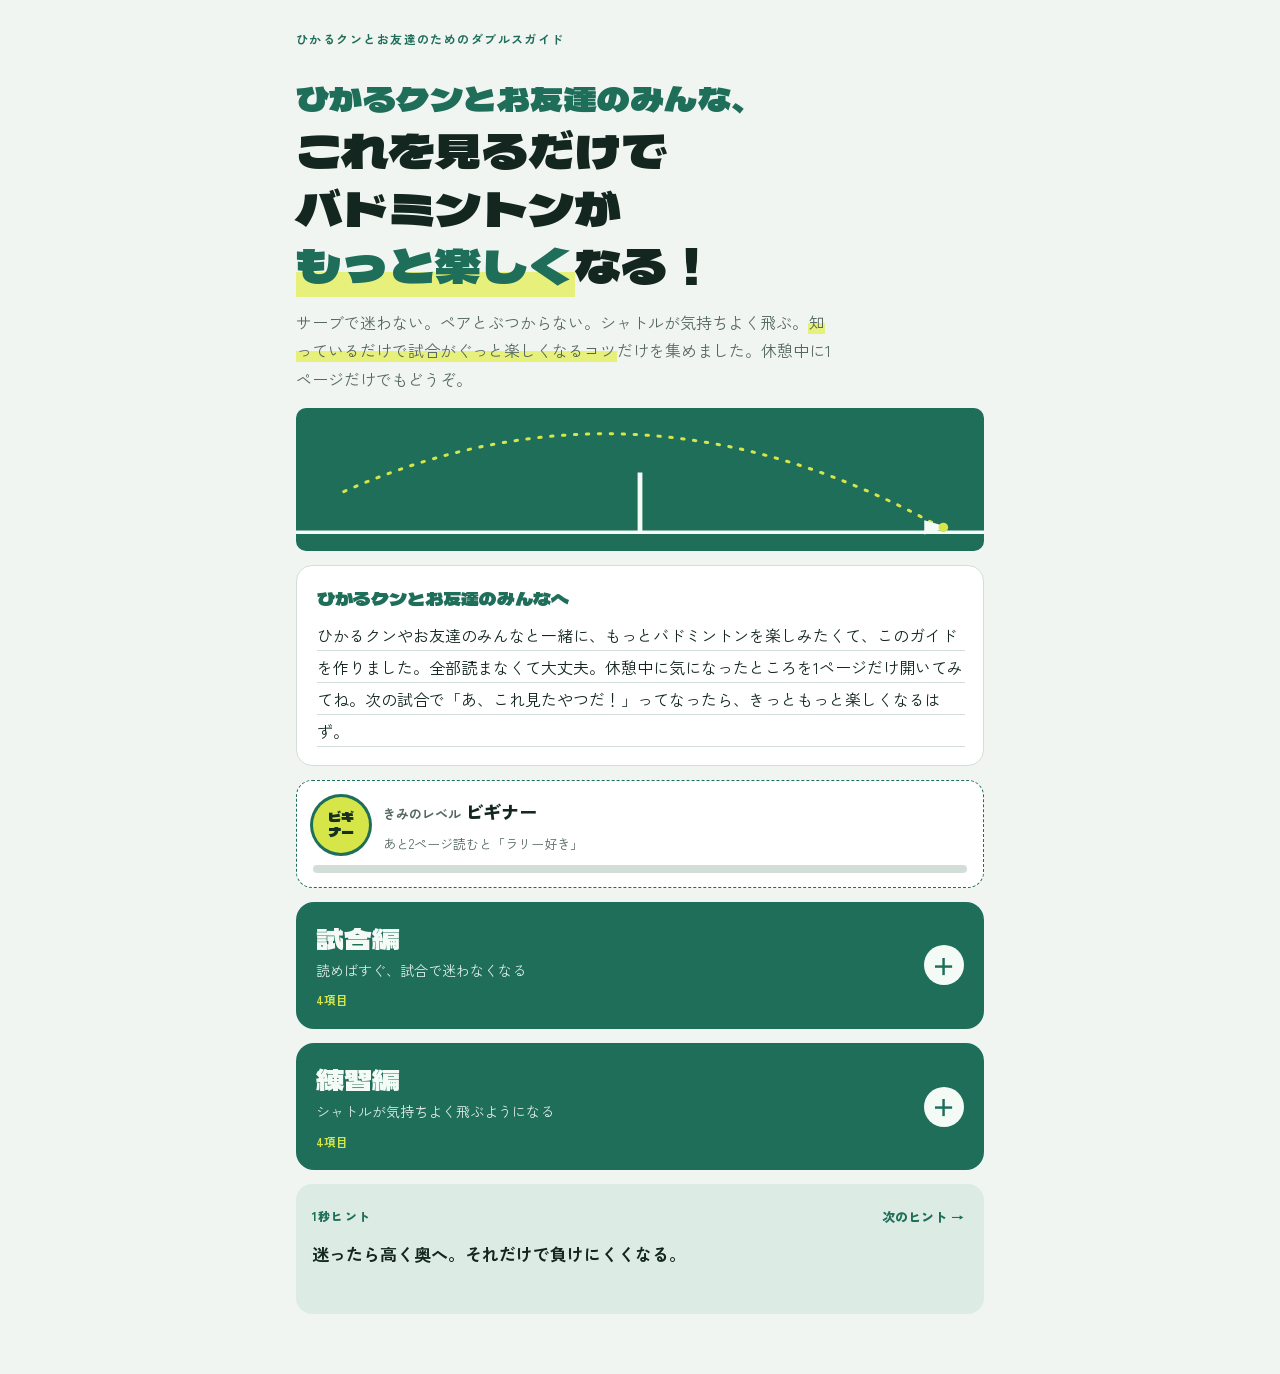
<file: index.html>
<!doctype html>
<html lang="ja">
<head>
<meta charset="utf-8">
<meta name="viewport" content="width=device-width, initial-scale=1, viewport-fit=cover">
<style>[hidden]{display:none!important}body{margin:0}img{max-width:100%}</style>
</head>
<body>
<title>はじめてのダブルス</title>
<meta name="claude:viewport-fit-sides" content="cover">
<link rel="preconnect" href="https://fonts.googleapis.com">
<link rel="preconnect" href="https://fonts.gstatic.com" crossorigin>
<link rel="stylesheet" href="https://fonts.googleapis.com/css2?family=Dela+Gothic+One&family=Zen+Kaku+Gothic+New:wght@400;500;700;900&display=swap">
<style>
/* Layout: 体育館のマットの緑とナイロンシャトルの黄色。スマホ縦向きで上から順に読む一本道、上部に章のチップ。 */
:root {
  --bg: #f1f5f2;
  --surface: #ffffff;
  --ink: #13261f;
  --muted: #56695f;
  --rule: #d3ded8;
  --court: #1f6e5a;
  --court-deep: #185a49;
  --line: #f4fbf7;
  --shuttle: #d6e548;
  --accent: #1f6e5a;
  --accent-ink: #ffffff;
  --accent-soft: #dcece5;
  --mark: #e6f07a;
  --team-a: #2b66c9;
  --team-b: #cf5236;
  --on-team: #ffffff;
  --fig: #1f6e5a;
  --fig-back: #93c2b2;
  --racket: #26312c;
  --racket-face: rgba(38,49,44,.07);
  --skin: #f3c9a3;
  --skin-line: #8a5a3a;
  --hot: #c2410c;
  --good: #1d7a4b;
  --bad: #c13f2b;
  --font-display: "Dela Gothic One", "Zen Kaku Gothic New", "Hiragino Sans", sans-serif;
  --font-body: "Zen Kaku Gothic New", "Hiragino Sans", "Hiragino Kaku Gothic ProN", "Noto Sans JP", system-ui, sans-serif;
  --radius: 14px;
}
@media (prefers-color-scheme: dark) {
  :root:not([data-theme="light"]) {
    --bg: #0e1613; --surface: #15211c; --ink: #e5eee9; --muted: #9aaea4; --rule: #293a33;
    --court: #1c5a4a; --court-deep: #15473a; --line: #e8f4ee; --shuttle: #d6e548;
    --accent: #5cc39f; --accent-ink: #052419; --accent-soft: #1b3229; --mark: rgba(214,229,72,.28);
    --team-a: #82b1f6; --team-b: #f39a82; --on-team: #0b1712; --fig: #7fd3ae; --fig-back: #3d7864; --racket: #dfe8e3; --racket-face: rgba(223,232,227,.08); --skin: #e9b68e; --skin-line: #6b3f22; --hot: #fb8b55; --good: #5fcf92; --bad: #f08a76;
    color-scheme: dark;
  }
}
:root[data-theme="dark"] {
  --bg: #0e1613; --surface: #15211c; --ink: #e5eee9; --muted: #9aaea4; --rule: #293a33;
  --court: #1c5a4a; --court-deep: #15473a; --line: #e8f4ee; --shuttle: #d6e548;
  --accent: #5cc39f; --accent-ink: #052419; --accent-soft: #1b3229; --mark: rgba(214,229,72,.28);
  --team-a: #82b1f6; --team-b: #f39a82; --on-team: #0b1712; --fig: #7fd3ae; --fig-back: #3d7864; --racket: #dfe8e3; --racket-face: rgba(223,232,227,.08); --skin: #e9b68e; --skin-line: #6b3f22; --hot: #fb8b55; --good: #5fcf92; --bad: #f08a76;
  color-scheme: dark;
}

* { box-sizing: border-box; }
[hidden] { display: none !important; }
body {
  background: var(--bg);
  color: var(--ink);
  font-family: var(--font-body);
  font-size: 16px;
  line-height: 1.8;
  -webkit-text-size-adjust: 100%;
}
body::before {
  content: ""; position: fixed; inset: 0 0 auto; height: env(safe-area-inset-top, 0px);
  z-index: 10; background: var(--bg);
}
.wrap {
  max-width: 720px; margin: 0 auto;
  padding-left: max(16px, env(safe-area-inset-left, 0px));
  padding-right: max(16px, env(safe-area-inset-right, 0px));
}
h1, h2 { font-family: var(--font-display); font-weight: 400; text-wrap: balance; letter-spacing: .01em; }
h3 { font-size: 18px; margin: 0; text-wrap: balance; }
p { margin: 0; }
mark { background: linear-gradient(transparent 55%, var(--mark) 55%); color: inherit; padding: 0 1px; }
button { font: inherit; color: inherit; cursor: pointer; }
:focus-visible { outline: 3px solid var(--accent); outline-offset: 2px; border-radius: 6px; }

/* ---------- 冒頭 ---------- */
.hero { padding-block: 28px 20px; display: grid; gap: 14px; }
.eyebrow { font-size: 12px; font-weight: 700; letter-spacing: .12em; color: var(--accent); }
.hero h1 { font-size: clamp(34px, 9vw, 52px); line-height: 1.15; margin: 0; }
.hero h1 { font-size: clamp(30px, 8.4vw, 46px); line-height: 1.25; }
.hero h1 .to { font-size: .72em; color: var(--accent); }
.letter {
  position: relative; display: grid; gap: 6px; padding: 18px 18px 18px 20px; border-radius: 16px;
  background: var(--surface); border: 1px solid var(--rule);
}
.letter p:not(.letter-to) {
  line-height: 32px;
  background-image: repeating-linear-gradient(transparent 0 31px, var(--rule) 31px 32px);
}
.letter-to { font-family: var(--font-display); font-size: 18px; color: var(--accent); line-height: 1.6; }
.hero h1 .big { color: var(--accent); background: linear-gradient(transparent 62%, var(--mark) 62%); }
.level {
  display: grid; grid-template-columns: auto 1fr; gap: 4px 14px; align-items: center;
  padding: 14px 16px; border-radius: 16px; border: 1.5px dashed var(--court); background: var(--surface);
}
.level .badge {
  grid-row: span 2; width: 56px; height: 56px; border-radius: 50%; display: grid; place-items: center;
  background: var(--shuttle); color: #17301f; font-family: var(--font-display); font-size: 13px; line-height: 1.15; text-align: center;
  box-shadow: 0 0 0 3px var(--court);
}
.level .lv-now { font-size: 13px; color: var(--muted); font-weight: 700; }
.level .lv-now b { font-size: 18px; color: var(--ink); font-weight: 900; margin-left: 4px; }
.level .lv-next { font-size: 13px; color: var(--muted); }
.level .bar { grid-column: 1 / -1; height: 8px; border-radius: 8px; background: var(--rule); overflow: hidden; margin-top: 6px; }
.level .bar span { display: block; height: 100%; background: var(--court); border-radius: 8px; transition: width .4s; }
.tip { border-radius: 16px; background: var(--accent-soft); padding: 14px 16px 16px; display: grid; gap: 6px; margin-bottom: 40px; }
.tip-head { display: flex; justify-content: space-between; align-items: center; gap: 8px; }
.tip-lbl { font-size: 12px; font-weight: 900; letter-spacing: .1em; color: var(--accent); }
.tip-next { border: 0; background: transparent; color: var(--accent); font-weight: 900; font-size: 13px; min-height: 36px; padding: 0 4px; }
.tip-text { font-size: 17px; font-weight: 700; line-height: 1.7; min-height: 3.4em; }
.hero .lead { color: var(--muted); max-width: 34em; }
.hero-court { width: 100%; max-width: 100%; height: auto; display: block; border-radius: 10px; }

/* ---------- 章ナビ ---------- */
.nav {
  position: sticky; top: env(safe-area-inset-top, 0px); z-index: 5;
  background: var(--bg); border-bottom: 1px solid var(--rule);
}
.nav-inner { display: flex; gap: 6px; overflow-x: auto; padding-block: 10px; scrollbar-width: none; }
.nav-inner::-webkit-scrollbar { display: none; }
.chip {
  flex: none; display: inline-flex; align-items: center; gap: 6px;
  min-height: 36px; padding: 0 12px; border-radius: 999px;
  border: 1px solid var(--rule); background: var(--surface); font-size: 14px; font-weight: 700;
  text-decoration: none; color: var(--ink); white-space: nowrap;
}
.nav .chip { cursor: pointer; }
.nav .chip.top-btn { background: var(--ink); border-color: var(--ink); color: var(--bg); margin-right: 6px; }
.chip .tick { width: 16px; height: 16px; border-radius: 50%; border: 1.5px solid var(--rule); display: inline-grid; place-items: center; font-size: 10px; }
.chip.done .tick { background: var(--accent); border-color: var(--accent); color: var(--accent-ink); }
.progress { height: 3px; background: var(--rule); border-radius: 3px; overflow: hidden; margin-bottom: -1px; }
.progress span { display: block; height: 100%; width: 0; background: var(--accent); transition: width .3s; }

/* ---------- 章 ---------- */
section.ch { padding-block: 36px 8px; display: grid; gap: 18px; scroll-margin-top: calc(env(safe-area-inset-top, 0px) + 64px); }
.ch-head { display: grid; gap: 4px; }
.ch-head .meta { font-size: 13px; color: var(--muted); font-weight: 700; display: flex; gap: 10px; }
.ch-head .meta .time { color: var(--accent); }
.ch-head h2 { font-size: clamp(26px, 6.5vw, 34px); margin: 0; line-height: 1.3; }
.ch-head p { color: var(--muted); }

.points { list-style: none; margin: 0; padding: 0; display: grid; gap: 10px; }
.points li { display: grid; grid-template-columns: 22px 1fr; gap: 8px; align-items: start; }
.points li::before {
  content: ""; width: 10px; height: 10px; margin-top: 9px; margin-left: 4px;
  border-radius: 50%; background: var(--shuttle); box-shadow: 0 0 0 2px var(--court);
}
.points b { font-weight: 900; }

.panel { background: var(--surface); border: 1px solid var(--rule); border-radius: var(--radius); padding: 16px; display: grid; gap: 12px; min-width: 0; }
.panel h3 { font-size: 17px; }
.figure { overflow-x: auto; }
.figure svg { display: block; width: 100%; height: auto; min-width: 300px; }
.illus svg { min-width: 0; }
.illus-row { display: grid; grid-template-columns: repeat(auto-fit, minmax(240px, 1fr)); gap: 12px; }
.big-cap { font-size: 15px; line-height: 1.8; }
#ilClear { display: grid; gap: 4px; overflow: visible; }
.frame-row { display: grid; grid-template-columns: minmax(110px, 38%) 1fr; gap: 14px; align-items: center; border-bottom: 1px dashed var(--rule); padding-bottom: 4px; }
.frame-row:last-child { border-bottom: 0; }
.frame-row svg { min-width: 0; }
.frame-row p { font-size: 16px; line-height: 1.7; display: grid; gap: 6px; }
.frame-row b { font-weight: 900; }
.frame-no { width: 30px; height: 30px; border-radius: 50%; display: grid; place-items: center; background: var(--court); color: var(--line); font-family: var(--font-display); font-size: 15px; }
.big-cap b { font-weight: 900; }
.cap { font-size: 14px; color: var(--muted); }
.seg { display: inline-flex; background: var(--bg); border: 1px solid var(--rule); border-radius: 12px; padding: 3px; gap: 3px; flex-wrap: wrap; }
.seg button { border: 0; background: transparent; min-height: 38px; padding: 0 14px; border-radius: 9px; font-weight: 700; font-size: 14px; color: var(--muted); }
.seg button[aria-pressed="true"] { background: var(--court); color: var(--line); }

.callout { border-radius: var(--radius); background: var(--accent-soft); padding: 14px 16px; display: grid; gap: 4px; }
.callout .lbl { font-size: 12px; font-weight: 900; letter-spacing: .1em; color: var(--accent); }

.grid2 { display: grid; grid-template-columns: repeat(auto-fit, minmax(260px, 1fr)); gap: 12px; }
.ng { display: grid; gap: 8px; }
.ng div { display: grid; grid-template-columns: auto 1fr; gap: 10px; align-items: baseline; }
.ng .x { font-family: var(--font-display); color: var(--bad); font-size: 15px; }
.ng .o { font-family: var(--font-display); color: var(--good); font-size: 15px; }

/* 点数の表 */
.score-row { display: grid; grid-template-columns: repeat(2, 1fr); gap: 8px; }
.score-row div { background: var(--surface); border: 1px solid var(--rule); border-radius: 12px; padding: 12px; display: grid; gap: 2px; text-align: center; }
.score-row b { font-family: var(--font-display); font-weight: 400; font-size: 30px; color: var(--court); line-height: 1.2; font-variant-numeric: tabular-nums; }
.score-row span { font-size: 13px; color: var(--muted); line-height: 1.4; }

/* サーブシミュレーター */
.sim-score { display: flex; justify-content: center; align-items: center; gap: 14px; font-family: var(--font-display); font-size: 34px; font-variant-numeric: tabular-nums; }
.sim-score .a { color: var(--team-a); }
.sim-score .b { color: var(--team-b); }
.sim-score small { font-family: var(--font-body); font-size: 13px; color: var(--muted); font-weight: 700; display: block; text-align: center; line-height: 1.2; }
.sim-btns { display: grid; grid-template-columns: 1fr 1fr; gap: 8px; }
.btn {
  min-height: 48px; border-radius: 12px; border: 1px solid var(--rule); background: var(--surface);
  font-weight: 700; padding: 0 12px;
}
.btn.a { border-color: var(--team-a); color: var(--team-a); }
.btn.b { border-color: var(--team-b); color: var(--team-b); }
.btn.ghost { border-color: transparent; background: transparent; color: var(--muted); min-height: 40px; }
.sim-say { min-height: 3.6em; font-weight: 500; }
.sim-say b { font-weight: 900; }

/* ショット */
.shot-tabs { display: flex; gap: 6px; flex-wrap: wrap; }
.shot-tabs button {
  min-height: 40px; padding: 0 14px; border-radius: 999px; border: 1px solid var(--rule); background: var(--surface);
  font-weight: 700; font-size: 14px;
}
.shot-tabs button[aria-pressed="true"] { background: var(--court); border-color: var(--court); color: var(--line); }
.shot-desc { display: grid; gap: 4px; min-height: 5.5em; }
.shot-desc .nm { font-family: var(--font-display); font-size: 22px; }
.shot-desc .nm small { font-family: var(--font-body); font-size: 13px; color: var(--muted); margin-left: 8px; font-weight: 700; }

.howto { display: grid; gap: 14px; }
.steps { list-style: none; counter-reset: s; margin: 0; padding: 0; display: grid; gap: 10px; }
.steps li { counter-increment: s; display: grid; grid-template-columns: 30px 1fr; gap: 10px; align-items: start; }
.steps li::before {
  content: counter(s); width: 28px; height: 28px; border-radius: 50%; display: grid; place-items: center;
  background: var(--court); color: var(--line); font-family: var(--font-display); font-size: 14px; margin-top: 2px;
}
.tag { display: inline-block; font-size: 12px; font-weight: 900; padding: 1px 8px; border-radius: 999px; background: var(--accent-soft); color: var(--accent); margin-right: 6px; vertical-align: 2px; }

.mini { display: grid; grid-template-columns: repeat(auto-fit, minmax(150px, 1fr)); gap: 10px; }
.mini > div { border-top: 3px solid var(--court); background: var(--surface); border-radius: 0 0 12px 12px; padding: 12px 14px; display: grid; gap: 4px; border-left: 1px solid var(--rule); border-right: 1px solid var(--rule); border-bottom: 1px solid var(--rule); }
.mini b { font-size: 16px; }
.mini p { font-size: 14px; color: var(--muted); line-height: 1.7; }

/* 読んだボタン */
.read-row { display: flex; justify-content: flex-end; padding-top: 4px; }
.chip[aria-current="page"] { border-color: var(--court); background: var(--court); color: var(--line); }
.chip[aria-current="page"] .tick { border-color: var(--line); }
.pager { display: grid; grid-template-columns: 1fr 1fr; gap: 8px; padding-block: 20px 48px; }
.pager button {
  min-height: 60px; border-radius: 14px; border: 1px solid var(--rule); background: var(--surface);
  display: grid; gap: 0; align-content: center; padding: 8px 14px; text-align: left; min-width: 0;
}
.pager button small { font-size: 12px; color: var(--muted); font-weight: 700; }
.pager button b { font-size: 15px; overflow: hidden; text-overflow: ellipsis; white-space: nowrap; }
.pager button.next { text-align: right; background: var(--court); border-color: var(--court); color: var(--line); grid-column: 2; }
.pager button.next small { color: var(--line); opacity: .8; }
.toc { display: grid; gap: 14px; }
.toc .cat-btn {
  display: grid; grid-template-columns: 1fr auto; grid-template-areas: "name arrow" "desc arrow" "meta arrow";
  gap: 2px 12px; align-items: center; text-align: left; min-height: 0;
  padding: 18px 20px; border-radius: 18px; border: 0; background: var(--court); color: var(--line);
}
.cat-name { grid-area: name; font-family: var(--font-display); font-size: 28px; line-height: 1.3; }
.cat-desc { grid-area: desc; font-size: 14px; opacity: .9; }
.cat-meta { grid-area: meta; font-size: 12px; font-weight: 700; color: var(--shuttle); margin-top: 4px; }
.cat-arrow {
  grid-area: arrow; width: 40px; height: 40px; border-radius: 50%; display: grid; place-items: center;
  background: var(--line); color: var(--court); font-size: 22px; font-weight: 900;
}
.toc-list { display: grid; gap: 8px; padding: 10px 0 6px; }
.toc-group { display: grid; gap: 8px; }
.toc-head { display: flex; align-items: baseline; justify-content: space-between; gap: 12px; flex-wrap: wrap; }
.toc-head h2 { font-size: 26px; margin: 0; line-height: 1.3; }
.toc-head p { font-size: 13px; color: var(--muted); }
.toc-old-start { display: block; min-height: 52px; padding: 0 16px; border: 0; background: var(--court); color: var(--line); text-align: center; font-weight: 900; font-size: 16px; margin-bottom: 4px; }
.cat-lbl { flex: none; align-self: center; font-size: 12px; font-weight: 900; letter-spacing: .08em; color: var(--muted); padding: 0 2px 0 8px; }
.cat-lbl:first-child { padding-left: 0; }
.cat-tag { color: var(--court); }
.toc-list button {
  display: grid; grid-template-columns: 34px 1fr auto; gap: 12px; align-items: center; text-align: left;
  min-height: 64px; padding: 10px 14px; border-radius: 14px; border: 1px solid var(--rule); background: var(--surface);
}
.toc .no { font-family: var(--font-display); font-size: 18px; color: var(--court); text-align: center; }
.toc .tt { display: grid; min-width: 0; line-height: 1.5; }
.toc .tt b { font-size: 16px; }
.toc .tt small { font-size: 13px; color: var(--muted); }
.toc .st { font-size: 12px; font-weight: 900; color: var(--muted); white-space: nowrap; }
.toc button.done .st { color: var(--accent); }
.start { min-height: 52px; border-radius: 14px; border: 0; background: var(--court); color: var(--line); font-weight: 900; font-size: 16px; }
.read-btn {
  min-height: 44px; padding: 0 18px; border-radius: 999px; border: 1.5px solid var(--accent);
  background: transparent; color: var(--accent); font-weight: 900; display: inline-flex; align-items: center; gap: 8px;
}
.read-btn[aria-pressed="true"] { background: var(--accent); color: var(--accent-ink); }

/* クイズ */
.quiz { display: grid; gap: 14px; }
.q { display: grid; gap: 10px; }
.q .qt { font-weight: 900; font-size: 17px; line-height: 1.6; }
.q .qn { font-family: var(--font-display); color: var(--court); margin-right: 6px; }
.opts { display: grid; gap: 8px; }
.opts button {
  text-align: left; min-height: 48px; padding: 10px 14px; border-radius: 12px; border: 1.5px solid var(--rule);
  background: var(--surface); font-weight: 500; line-height: 1.5;
}
.opts button.ok { border-color: var(--good); background: color-mix(in srgb, var(--good) 12%, var(--surface)); }
.opts button.ng { border-color: var(--bad); background: color-mix(in srgb, var(--bad) 10%, var(--surface)); }
.opts button:disabled { cursor: default; color: var(--ink); }
.explain { font-size: 14px; color: var(--muted); }
.explain b { color: var(--ink); }
.qscore { text-align: center; font-weight: 900; font-size: 18px; }
.qscore span { font-family: var(--font-display); font-size: 36px; color: var(--court); font-weight: 400; margin: 0 4px; }

footer { padding-block: 40px 56px; color: var(--muted); font-size: 13px; text-align: center; }

@media (prefers-reduced-motion: reduce) {
  * { transition: none !important; animation: none !important; }
}
</style>

<header class="wrap hero" id="home">
  <div class="eyebrow">ひかるクンとお友達のためのダブルスガイド</div>
  <h1><span class="to">ひかるクンとお友達のみんな、</span><br>これを見るだけで<br>バドミントンが<br><span class="big">もっと楽しく</span>なる！</h1>
  <p class="lead">サーブで迷わない。ペアとぶつからない。シャトルが気持ちよく飛ぶ。<mark>知っているだけで試合がぐっと楽しくなるコツ</mark>だけを集めました。休憩中に1ページだけでもどうぞ。</p>
  <svg class="hero-court" viewBox="0 0 576 120" role="img" aria-label="コートとシャトルの軌道のイラスト">
    <rect x="0" y="0" width="576" height="120" fill="var(--court)"/>
    <line x1="0" y1="104" x2="576" y2="104" stroke="var(--line)" stroke-width="3"/>
    <line x1="288" y1="104" x2="288" y2="54" stroke="var(--line)" stroke-width="4"/>
    <path d="M40 70 Q288 -40 540 100" fill="none" stroke="var(--shuttle)" stroke-width="2.5" stroke-dasharray="2 8" stroke-linecap="round"/>
    <g id="heroShuttle" transform="translate(540 98) rotate(35)">
      <path d="M-14 -6 L0 -2 L0 2 L-14 6 Z" fill="var(--line)"/>
      <circle cx="2" cy="0" r="4" fill="var(--shuttle)"/>
    </g>
  </svg>

  <div class="letter">
    <p class="letter-to">ひかるクンとお友達のみんなへ</p>
    <p>ひかるクンやお友達のみんなと一緒に、もっとバドミントンを楽しみたくて、このガイドを作りました。全部読まなくて大丈夫。休憩中に気になったところを1ページだけ開いてみてね。次の試合で「あ、これ見たやつだ！」ってなったら、きっともっと楽しくなるはず。</p>
  </div>

  <div class="level" id="level"></div>
  <div class="toc" id="toc"></div>

  <div class="tip">
    <div class="tip-head"><span class="tip-lbl">1秒ヒント</span><button type="button" class="tip-next" id="tipNext">次のヒント →</button></div>
    <p class="tip-text" id="tipText" aria-live="polite"></p>
  </div>
</header>

<nav class="nav" aria-label="章">
  <div class="progress"><span id="prog"></span></div>
  <div class="wrap nav-inner" id="navChips"></div>
</nav>

<main class="wrap">

<!-- ============ ルール ============ -->
<section class="ch" id="rules" data-hook="これだけ知っていれば、もう試合に入れる" data-cat="match" data-title="ルール" data-time="1分">
  <div class="ch-head">
    <div class="meta"><span class="time">1分</span><span>まずはここだけ</span></div>
    <h2>ダブルスの<br>ゆる～～い基本的なルール</h2>
    <p>2人対2人。相手コートの床にシャトルを落とせば1点です。</p>
  </div>

  <div class="score-row">
    <div><b>15</b><span>点を先に取ったら<br>勝ち</span></div>
    <div><b>1</b><span>ゲームで<br>決着</span></div>
  </div>
  <ul class="points">
    <li><span><b>ラリーに勝ったほうに1点。</b>サーブ側でもレシーブ側でも点が入ります。</span></li>
    <li><span>ここでは<mark>15点先取の1ゲーム</mark>。たくさんの人と組めるように短くしています。</span></li>
  </ul>

  <div class="panel">
    <h3>サーブとラリーで、使うコートの広さが変わる</h3>
    <div class="seg" role="group" aria-label="表示の切り替え">
      <button type="button" data-court="serve" aria-pressed="true">サーブのとき</button>
      <button type="button" data-court="rally" aria-pressed="false">ラリー中</button>
    </div>
    <div class="figure" id="courtFig"></div>
    <p class="cap" id="courtCap"></p>
  </div>

  <div class="panel">
    <h3>ラインの上に落ちたら「イン」</h3>
    <div class="figure" id="lineFig"></div>
    <p class="cap">シャトルの丸い部分（コルク）が床に着いた場所で決めます。少しでもラインにかかっていればイン。</p>
  </div>

  <div class="read-row"><button type="button" class="read-btn" data-read="rules" aria-pressed="false">読んだ</button></div>
</section>

<!-- ============ サーブの順番 ============ -->
<section class="ch" id="serve" data-hook="「どっちから打つの？」で止まらなくなる" data-cat="match" data-title="サーブの順番" data-time="2分">
  <div class="ch-head">
    <div class="meta"><span class="time">2分</span><span>いちばん迷うところ</span></div>
    <h2>サーブの順番と立ち位置</h2>
    <p>ルールは3つだけです。下のボタンで点を入れて、動きを確かめてみてください。</p>
  </div>
  <ul class="points">
    <li><span><b>自分のチームの点数が偶数なら右、奇数なら左</b>のコートからサーブします（0点は偶数）。</span></li>
    <li><span><b>サーブ側が点を取ったら</b>、同じ人が左右を入れ替えて、続けてサーブします。</span></li>
    <li><span><b>レシーブ側が点を取ったら</b>サーブ権が移ります。このとき<mark>誰も位置を変えません</mark>。新しい点数が偶数なら右、奇数なら左にいる人がサーブします。</span></li>
  </ul>

  <div class="panel">
    <h3>点数で、サーブする場所が決まる</h3>
    <div class="figure" style="max-width:340px;margin:0 auto;width:100%">
      <svg viewBox="0 0 300 350" role="img" aria-label="自分のチームの点数が偶数なら右、奇数なら左からサーブする図" style="min-width:0">
        <rect x="0" y="0" width="300" height="350" rx="10" fill="var(--court-deep)"/>
        <rect x="28" y="30" width="244" height="268" fill="var(--court)"/>
        <rect x="28" y="109" width="122" height="158.6" fill="var(--line)" opacity=".16"/>
        <rect x="150" y="109" width="122" height="158.6" fill="var(--shuttle)" opacity=".5"/>
        <g stroke="var(--line)" stroke-width="2.5" fill="none">
          <rect x="28" y="30" width="244" height="268"/>
          <line x1="46.4" y1="30" x2="46.4" y2="298"/><line x1="253.6" y1="30" x2="253.6" y2="298"/>
          <line x1="28" y1="109" x2="272" y2="109"/><line x1="28" y1="267.6" x2="272" y2="267.6"/>
          <line x1="150" y1="109" x2="150" y2="298"/>
        </g>
        <line x1="20" y1="30" x2="280" y2="30" stroke="var(--line)" stroke-width="6"/>
        <text x="150" y="20" text-anchor="middle" font-size="13" font-weight="700" fill="var(--line)" style="font-family:var(--font-body)">ネット</text>
        <text x="89" y="168" text-anchor="middle" font-size="26" fill="var(--line)" style="font-family:var(--font-display)">左</text>
        <text x="89" y="200" text-anchor="middle" font-size="15" font-weight="900" fill="var(--line)" style="font-family:var(--font-body)">奇数のとき</text>
        <text x="89" y="224" text-anchor="middle" font-size="13" font-weight="700" fill="var(--line)" style="font-family:var(--font-body)">1・3・5・7…</text>
        <text x="211" y="168" text-anchor="middle" font-size="26" fill="var(--court-deep)" style="font-family:var(--font-display)">右</text>
        <text x="211" y="200" text-anchor="middle" font-size="15" font-weight="900" fill="var(--court-deep)" style="font-family:var(--font-body)">偶数のとき</text>
        <text x="211" y="224" text-anchor="middle" font-size="13" font-weight="700" fill="var(--court-deep)" style="font-family:var(--font-body)">0・2・4・6…</text>
        <text x="150" y="330" text-anchor="middle" font-size="13" font-weight="700" fill="var(--line)" style="font-family:var(--font-body)">↑ 自分たちのコート（ネットに向かって見た図）</text>
      </svg>
    </div>
    <p class="cap">見るのは<b>サーブする側のチームの点数</b>だけです。0点は偶数なので、試合の最初は右からサーブします。</p>
  </div>

  <div class="panel">
    <div class="sim-score" aria-live="polite">
      <div><small>Aチーム</small><span class="a" id="scA">0</span></div>
      <span class="cap">−</span>
      <div><small>Bチーム</small><span class="b" id="scB">0</span></div>
    </div>
    <div class="figure" id="simFig"></div>
    <p class="sim-say" id="simSay"></p>
    <div class="sim-btns">
      <button type="button" class="btn a" id="ptA">Aチームが得点</button>
      <button type="button" class="btn b" id="ptB">Bチームが得点</button>
    </div>
    <button type="button" class="btn ghost" id="simReset">0対0に戻す</button>
  </div>

  <div class="callout">
    <span class="lbl">迷ったときの合言葉</span>
    <p>「<b>点を取ったら、サーブした人だけが動く</b>」。レシーブ側は点を取っても動きません。</p>
  </div>
  <div class="read-row"><button type="button" class="read-btn" data-read="serve" aria-pressed="false">読んだ</button></div>
</section>

<!-- ============ 陣形 ============ -->
<section class="ch" id="formation" data-hook="ペアとぶつからない、お見合いしない" data-cat="match" data-title="2人の動き方" data-time="1分">
  <div class="ch-head">
    <div class="meta"><span class="time">1分</span><span>ダブルスらしさ</span></div>
    <h2>2人の並び方は2種類</h2>
    <p>攻めるときは前後、守るときは左右。これだけ覚えればダブルスらしく動けます。</p>
  </div>
  <div class="panel">
    <div class="seg" role="group" aria-label="陣形の切り替え">
      <button type="button" data-form="attack" aria-pressed="true">攻め：前後に並ぶ</button>
      <button type="button" data-form="defense" aria-pressed="false">守り：左右に並ぶ</button>
    </div>
    <div class="figure" id="formFig"></div>
    <p class="cap" id="formCap"></p>
  </div>
  <ul class="points">
    <li><span><b>自分たちがシャトルを高く上げたら</b>（クリアやロブ）→ 左右に並んで守ります。</span></li>
    <li><span><b>相手がシャトルを上げてきたら</b>→ 後ろの人が打ち込み、前の人はネット前で甘い返球を待ちます。</span></li>
    <li><span><b>声をかけ合いましょう。</b>「はい！」「お願い！」と言うだけで、お見合いや2人同時の空振りがぐっと減ります。</span></li>
    <li><span>2人の間（センター）に来た球は、迷いやすいところです。<mark>声を出したほうが取る</mark>と決めておくと楽です。</span></li>
  </ul>
  <div class="read-row"><button type="button" class="read-btn" data-read="formation" aria-pressed="false">読んだ</button></div>
</section>

<!-- ============ マナー ============ -->
<section class="ch" id="manners" data-hook="「また一緒にやりたい」と思われる人に" data-cat="match" data-title="マナー" data-time="1分">
  <div class="ch-head">
    <div class="meta"><span class="time">1分</span><span>みんなが気持ちよく</span></div>
    <h2>知っておきたいマナー</h2>
  </div>
  <div class="panel">
    <h3>シャトルはネットの上から渡す</h3>
    <div class="figure illus" id="ilPass"></div>
  </div>
  <ul class="points">
    <li><span>試合の前後に<b>「お願いします」「ありがとうございました」</b>。ネット越しにラケットを軽く合わせることもあります。</span></li>
    <li><span>隣のコートにシャトルが入ったら、<b>そのコートのラリーが終わるまで待って</b>から「すみません」と声をかけて取ります。</span></li>
    <li><span>ラリー中のコートを横切らないようにしましょう。</span></li>
    <li><span>活動中の試合は審判がいないことが多く、<b>自分の側に落ちた球は自分たちで判定</b>します。微妙なときは相手に有利に判定するのがスマートです。</span></li>
    <li><span>羽が折れたシャトルは軌道が乱れます。気づいたら交換を提案しましょう。</span></li>
    <li><span>こまめに水分をとり、始める前に軽くストレッチを。けが防止がいちばん大事です。</span></li>
  </ul>
  <div class="read-row"><button type="button" class="read-btn" data-read="manners" aria-pressed="false">読んだ</button></div>
</section>

<!-- ============ 握り方 ============ -->
<section class="ch" id="grip" data-hook="握り方を変えるだけで、急に飛ぶようになる" data-cat="practice" data-title="握り方と構え" data-time="1分">
  <div class="ch-head">
    <div class="meta"><span class="time">1分</span><span>上達の近道</span></div>
    <h2>握り方と構え</h2>
    <p>ここを直すだけで、急にシャトルが飛ぶようになる人が多いです。</p>
  </div>
  <div class="panel">
    <h3>握り方：握手するように</h3>
    <div class="figure illus" id="ilGrip"></div>
    <p class="big-cap">ラケットの面を<b>床と垂直</b>に立てて、握手するように握る。力は<b>卵を持つくらい</b>で、打つ瞬間だけキュッと。</p>
  </div>
  <div class="panel">
    <h3>構え：いつでも動ける形</h3>
    <div class="figure illus" id="ilStance" style="max-width:380px;margin:0 auto;width:100%"></div>
    <p class="big-cap">相手が打つ瞬間に<b>小さくジャンプ</b>すると、一歩目が速くなります。</p>
  </div>
  <div class="read-row"><button type="button" class="read-btn" data-read="grip" aria-pressed="false">読んだ</button></div>
</section>

<!-- ============ ショット ============ -->
<section class="ch" id="shots" data-hook="スマッシュが決まると、最高に気持ちいい" data-cat="practice" data-title="打ち方" data-time="3分">
  <div class="ch-head">
    <div class="meta"><span class="time">3分</span><span>クリアとスマッシュを中心に</span></div>
    <h2>ショット図鑑</h2>
    <p>名前をタップすると、横から見たシャトルの軌道が出ます。左が自分、右が相手です。</p>
  </div>
  <div class="panel">
    <div class="shot-tabs" id="shotTabs" role="group" aria-label="ショットの種類"></div>
    <div class="figure" id="shotFig"></div>
    <div class="shot-desc" id="shotDesc" aria-live="polite"></div>
  </div>

  <div class="panel howto">
    <h3><span class="tag">基本</span>クリア：高く、奥まで飛ばす</h3>
    <p>相手を一番後ろまで下げて、自分たちが体勢を立て直す時間を作るショットです。ダブルスでは<mark>浅いと叩かれる</mark>ので、とにかく高く奥へ打ちます。</p>
    <div class="figure illus" id="ilClear"></div>
    <p class="big-cap"><b>ボールを投げる</b>ときと同じ動き。後ろ足から前足へ体重を移しながら振ります。</p>
    <div class="callout">
      <span class="lbl">飛ばないときはここをチェック</span>
      <p>打点が頭の後ろになっていませんか。もう一歩下がって、<b>前で</b>打ちましょう。</p>
    </div>
  </div>

  <div class="panel howto">
    <h3><span class="tag">決め球</span>スマッシュ：上から叩き込む</h3>
    <p>ダブルスの攻撃の中心です。構えはクリアと同じにしておくと、相手はどちらが来るか読めません。</p>
    <div class="illus-row">
      <div class="figure illus" id="ilSmash"></div>
      <div class="figure illus" id="ilTarget"></div>
    </div>
    <p class="big-cap">全力より<b>7割の力で角度</b>をつけるほうが決まります。打ったら前に一歩詰めて、次の球も叩きましょう。</p>
  </div>

  <div class="mini">
    <div><b>サーブ</b><p>ネットすれすれに短く。</p></div>
    <div><b>ドロップ</b><p>ネットの向こうにふわっと。</p></div>
    <div><b>ドライブ</b><p>ネットの高さで速く平らに。</p></div>
    <div><b>プッシュ</b><p>浮いた球を前で押し込む。</p></div>
    <div><b>ヘアピン</b><p>ネット際にそっと落とす。</p></div>
    <div><b>ロブ</b><p>前から奥へ高く上げる。</p></div>
  </div>
  <div class="read-row"><button type="button" class="read-btn" data-read="shots" aria-pressed="false">読んだ</button></div>
</section>

<!-- ============ 拾うコツ ============ -->
<section class="ch" id="defense" data-hook="取れなかった球が、取れるようになる" data-cat="practice" data-title="拾うコツ" data-time="2分">
  <div class="ch-head">
    <div class="meta"><span class="time">2分</span><span>守備とレシーブ</span></div>
    <h2>シャトルを拾うコツ</h2>
    <p>「取れない」の多くは、足の速さではなく構えと戻る位置で解決します。</p>
  </div>
  <div class="panel">
    <h3>打ったら真ん中に戻る</h3>
    <div class="figure illus" id="ilHome" style="max-width:300px;margin:0 auto;width:100%"></div>
    <p class="big-cap">真ん中から動き出せば、<b>どこに来ても近い</b>。迷ったら高く奥へ返して、戻る時間を作ります。</p>
  </div>
  <div class="illus-row">
    <div class="panel">
      <h3>スマッシュを受けるとき</h3>
      <div class="figure illus" id="ilReceive"></div>
      <p class="big-cap">腰を落として、<b>振らずに当てるだけ</b>。相手の球の勢いで返ります。</p>
    </div>
    <div class="panel">
      <h3>ネット前に落とされたとき</h3>
      <div class="figure illus" id="ilLunge"></div>
      <p class="big-cap"><b>ラケットが先、足があと</b>。最後は利き手側の足で踏み込みます。</p>
    </div>
  </div>
  <div class="callout">
    <span class="lbl">おまけ：床のシャトルをラケットで拾う</span>
    <p>ラケットの面を床すれすれに寝かせ、横からさっとすくい上げます。かがまずに拾えるので、慣れると練習中の動きがぐっと楽になります。最初はゆっくりで大丈夫です。</p>
  </div>
  <div class="read-row"><button type="button" class="read-btn" data-read="defense" aria-pressed="false">読んだ</button></div>
</section>

<!-- ============ クイズ ============ -->
<section class="ch" id="quiz" data-hook="全7問。みんなは何問わかる？" data-cat="practice" data-title="クイズ" data-time="2分">
  <div class="ch-head">
    <div class="meta"><span class="time">2分</span><span>腕だめし</span></div>
    <h2>ミニクイズ</h2>
    <p>全7問です。選ぶとすぐに答えが出ます。</p>
  </div>
  <div class="quiz" id="quizBox"></div>
  <p class="qscore" id="qScore" hidden></p>
  <div style="display:flex;justify-content:center"><button type="button" class="btn" id="qReset" hidden>もう一度挑戦する</button></div>
</section>

</main>


<script>
(function () {
  'use strict';
  var $ = function (id) { return document.getElementById(id); };
  var reduce = window.matchMedia && window.matchMedia('(prefers-reduced-motion: reduce)').matches;

  /* ---------- 保存（この端末の中だけ・使えなくても動く） ---------- */
  var KEY = 'hajimete-doubles-read';
  function loadRead() { try { return JSON.parse(localStorage.getItem(KEY)) || {}; } catch (e) { return {}; } }
  function saveRead(v) { try { localStorage.setItem(KEY, JSON.stringify(v)); } catch (e) { /* ignore */ } }
  var read = loadRead();

  /* ---------- 章ナビ ---------- */
  var CATS = {
    match: { name: '試合編', desc: '読めばすぐ、試合で迷わなくなる' },
    practice: { name: '練習編', desc: 'シャトルが気持ちよく飛ぶようになる' }
  };
  var sections = Array.prototype.slice.call(document.querySelectorAll('section.ch'));
  var renderNav = function () {
    var readable = sections.filter(function (s) { return s.id !== 'quiz'; });
    $('navChips').innerHTML = '<button type="button" class="chip top-btn" data-go="home" data-top="1">← トップ</button>' + Object.keys(CATS).map(function (cat) {
        return '<button type="button" class="chip" data-go="home" data-open="' + cat + '" data-navcat="' + cat + '">' + CATS[cat].name + '</button>';
      }).join('');
    var n = readable.filter(function (s) { return read[s.id]; }).length;
    $('prog').style.width = (n / readable.length * 100) + '%';
    document.querySelectorAll('[data-read]').forEach(function (b) {
      var on = !!read[b.dataset.read];
      b.setAttribute('aria-pressed', on ? 'true' : 'false');
      b.textContent = on ? '読んだ ✓' : '読んだ';
    });
  }
  document.addEventListener('click', function (e) {
    var b = e.target.closest('[data-read]');
    if (!b) return;
    var id = b.dataset.read;
    if (read[id]) delete read[id]; else read[id] = 1;
    saveRead(read); renderNav();
  });

  /* ---------- コートの描画（横向き：左が自分側、右が相手側） ---------- */
  // 1m = 40px、外側に20pxの余白。全長13.40m、幅6.10m。
  var S = 40, O = 20;
  var X = function (m) { return O + m * S; };
  var Y = function (m) { return O + m * S; };
  var L = 13.4, W = 6.1;
  function courtLines(extra) {
    var ln = 'stroke="var(--line)" stroke-width="2.5" fill="none"';
    return '<svg viewBox="0 0 576 284" role="img" aria-label="バドミントンコートの図">' +
      '<rect x="0" y="0" width="576" height="284" rx="10" fill="var(--court-deep)"/>' +
      '<rect x="' + X(0) + '" y="' + Y(0) + '" width="' + L * S + '" height="' + W * S + '" fill="var(--court)"/>' +
      (extra.under || '') +
      '<rect x="' + X(0) + '" y="' + Y(0) + '" width="' + L * S + '" height="' + W * S + '" ' + ln + '/>' +
      '<line x1="' + X(0) + '" y1="' + Y(.46) + '" x2="' + X(L) + '" y2="' + Y(.46) + '" ' + ln + '/>' +
      '<line x1="' + X(0) + '" y1="' + Y(W - .46) + '" x2="' + X(L) + '" y2="' + Y(W - .46) + '" ' + ln + '/>' +
      '<line x1="' + X(.76) + '" y1="' + Y(0) + '" x2="' + X(.76) + '" y2="' + Y(W) + '" ' + ln + '/>' +
      '<line x1="' + X(L - .76) + '" y1="' + Y(0) + '" x2="' + X(L - .76) + '" y2="' + Y(W) + '" ' + ln + '/>' +
      '<line x1="' + X(L / 2 - 1.98) + '" y1="' + Y(0) + '" x2="' + X(L / 2 - 1.98) + '" y2="' + Y(W) + '" ' + ln + '/>' +
      '<line x1="' + X(L / 2 + 1.98) + '" y1="' + Y(0) + '" x2="' + X(L / 2 + 1.98) + '" y2="' + Y(W) + '" ' + ln + '/>' +
      '<line x1="' + X(0) + '" y1="' + Y(W / 2) + '" x2="' + X(L / 2 - 1.98) + '" y2="' + Y(W / 2) + '" ' + ln + '/>' +
      '<line x1="' + X(L / 2 + 1.98) + '" y1="' + Y(W / 2) + '" x2="' + X(L) + '" y2="' + Y(W / 2) + '" ' + ln + '/>' +
      '<line x1="' + X(L / 2) + '" y1="' + (Y(0) - 8) + '" x2="' + X(L / 2) + '" y2="' + (Y(W) + 8) + '" stroke="var(--line)" stroke-width="5"/>' +
      (extra.over || '') + '</svg>';
  }
  function label(x, y, text, fill, size) {
    return '<text x="' + x + '" y="' + y + '" text-anchor="middle" font-size="' + (size || 13) + '" font-weight="700" fill="' + (fill || 'var(--line)') + '" style="font-family:var(--font-body)">' + text + '</text>';
  }

  /* ルールの図：サーブ／ラリー */
  var courtMode = 'serve';
  function renderCourt() {
    var hl = 'fill="var(--shuttle)"';
    var under, over, cap;
    if (courtMode === 'serve') {
      // 自分の右（画面下）から、相手の右（画面上）へ対角に
      under = '<rect x="' + X(.76) + '" y="' + Y(W / 2) + '" width="' + (L / 2 - 1.98 - .76) * S + '" height="' + (W / 2) * S + '" fill="var(--line)" opacity=".18"/>' +
        '<rect x="' + X(L / 2 + 1.98) + '" y="' + Y(0) + '" width="' + (L / 2 - 1.98 - .76) * S + '" height="' + (W / 2) * S + '" ' + hl + ' opacity=".55"/>';
      over = '<path d="M' + X(3.2) + ' ' + Y(4.6) + ' Q' + X(6.7) + ' ' + Y(.2) + ' ' + X(9.6) + ' ' + Y(1.4) + '" stroke="var(--shuttle)" stroke-width="3" fill="none" stroke-dasharray="3 7" stroke-linecap="round"/>' +
        '<circle cx="' + X(3.2) + '" cy="' + Y(4.6) + '" r="11" fill="var(--team-a)" stroke="var(--line)" stroke-width="2"/>' +
        label(X(3.2), Y(4.6) + 4.5, 'S', 'var(--on-team)', 12) +
        label(X(9.7), Y(1.75) + 4, 'ここに入れる', 'var(--court-deep)', 14) +
        label(X(1.6), 274, '← 後ろから2本目の線まで', 'var(--line)', 12) +
        label(X(L - 3), 274, '幅は一番外の線まで', 'var(--line)', 12);
      cap = 'サーブは「短く・幅広い」範囲です。奥は後ろから2本目の線まで、横は一番外の線まで。自分の右側から打つときは、相手の右側（対角）に入れます。';
    } else {
      under = '<rect x="' + X(L / 2) + '" y="' + Y(0) + '" width="' + (L / 2) * S + '" height="' + W * S + '" ' + hl + ' opacity=".45"/>';
      over = label(X(L * .75), Y(W / 2) + 5, 'ここ全部がイン', 'var(--court-deep)', 15);
      cap = 'ラリーが始まったら、一番外側の線の内側すべてがインです。ダブルスは一番広いコートを使います。';
    }
    $('courtFig').innerHTML = courtLines({ under: under, over: over });
    $('courtCap').textContent = cap;
    document.querySelectorAll('[data-court]').forEach(function (b) { b.setAttribute('aria-pressed', b.dataset.court === courtMode ? 'true' : 'false'); });
  }
  document.querySelectorAll('[data-court]').forEach(function (b) {
    b.addEventListener('click', function () { courtMode = b.dataset.court; renderCourt(); });
  });

  /* ラインの判定のイラスト */
  function shuttle(x, y, rot) {
    return '<g transform="translate(' + x + ' ' + y + ') rotate(' + (rot || 0) + ')">' +
      '<path d="M-13 -40 L13 -40 L6 -9 L-6 -9 Z" fill="var(--line)" stroke="var(--court-deep)" stroke-width="1.5"/>' +
      '<line x1="-6" y1="-38" x2="-3" y2="-10" stroke="var(--court-deep)" stroke-width="1"/>' +
      '<line x1="6" y1="-38" x2="3" y2="-10" stroke="var(--court-deep)" stroke-width="1"/>' +
      '<circle cx="0" cy="0" r="9" fill="var(--shuttle)" stroke="var(--court-deep)" stroke-width="1.5"/></g>';
  }
  function renderLine() {
    var out = '<svg viewBox="0 0 600 190" role="img" aria-label="ラインの内側とライン上はイン、外側はアウトの図">' +
      '<rect x="0" y="0" width="600" height="190" rx="10" fill="var(--court)"/>' +
      '<rect x="380" y="0" width="220" height="190" fill="var(--court-deep)"/>' +
      '<rect x="368" y="0" width="14" height="190" fill="var(--line)"/>' +
      label(185, 26, 'コートの内側', 'var(--line)', 14) + label(495, 26, '外側', 'var(--line)', 14) +
      shuttle(185, 128, -8) + shuttle(375, 128, 6) + shuttle(470, 128, 10) +
      '<rect x="145" y="148" width="80" height="30" rx="15" fill="var(--shuttle)"/>' + label(185, 169, 'イン', 'var(--court-deep)', 16) +
      '<rect x="335" y="148" width="80" height="30" rx="15" fill="var(--shuttle)"/>' + label(375, 169, 'イン', 'var(--court-deep)', 16) +
      '<rect x="430" y="148" width="80" height="30" rx="15" fill="none" stroke="var(--line)" stroke-width="2"/>' + label(470, 169, 'アウト', 'var(--line)', 16) +
      '<rect x="327" y="44" width="96" height="28" rx="14" fill="var(--court-deep)" stroke="var(--line)" stroke-width="1.5"/>' + label(375, 63, 'ライン上', 'var(--line)', 14) +
      '</svg>';
    $('lineFig').innerHTML = out;
  }

  /* ---------- サーブのシミュレーター ---------- */
  // Aチームは画面左（ネットに向かって右手側＝画面下）、Bチームは画面右（右手側＝画面上）
  var sim;
  function simReset() {
    sim = { A: 0, B: 0, serving: 'A', pos: { A: { R: 'A1', L: 'A2' }, B: { R: 'B1', L: 'B2' } }, last: null };
  }
  function side(score) { return score % 2 === 0 ? 'R' : 'L'; }
  function spot(team, s) {
    // 選手の立ち位置（メートル）
    if (team === 'A') return { x: 4.2, y: s === 'R' ? W * .75 : W * .25 };
    return { x: L - 4.2, y: s === 'R' ? W * .25 : W * .75 };
  }
  function renderSim() {
    var srvTeam = sim.serving, rcvTeam = srvTeam === 'A' ? 'B' : 'A';
    var s = side(sim[srvTeam]);
    var server = sim.pos[srvTeam][s], receiver = sim.pos[rcvTeam][s];
    var over = '';
    var sp = spot(srvTeam, s), rp = spot(rcvTeam, s);
    over += '<line x1="' + X(sp.x) + '" y1="' + Y(sp.y) + '" x2="' + X(rp.x) + '" y2="' + Y(rp.y) + '" stroke="var(--shuttle)" stroke-width="3" stroke-dasharray="3 7" stroke-linecap="round"/>';
    ['A', 'B'].forEach(function (t) {
      ['R', 'L'].forEach(function (c) {
        var name = sim.pos[t][c], p = spot(t, c);
        var isS = name === server, isR = name === receiver;
        var col = t === 'A' ? 'var(--team-a)' : 'var(--team-b)';
        over += '<circle cx="' + X(p.x) + '" cy="' + Y(p.y) + '" r="19" fill="' + col + '" stroke="' + (isS ? 'var(--shuttle)' : 'var(--line)') + '" stroke-width="' + (isS ? 5 : 2) + '"/>' +
          label(X(p.x), Y(p.y) + 5, name, 'var(--on-team)', 14);
        if (isS) over += label(X(p.x), Y(p.y) - 26, 'サーブ', 'var(--shuttle)', 13);
        if (isR) over += label(X(p.x), Y(p.y) - 26, 'レシーブ', 'var(--line)', 13);
      });
    });
    over += label(X(1.6), 14, 'Aチーム →', 'var(--line)', 12) + label(X(L - 1.6), 14, '← Bチーム', 'var(--line)', 12);
    $('simFig').innerHTML = courtLines({ over: over });
    $('scA').textContent = sim.A; $('scB').textContent = sim.B;
    var sideJa = s === 'R' ? '右' : '左';
    var parity = sim[srvTeam] % 2 === 0 ? '偶数' : '奇数';
    var msg;
    var winner = gameOver();
    if (winner) {
      msg = '<b>' + winner + 'チームの勝ち！</b> 「0対0に戻す」でもう一度試せます。';
    } else if (!sim.last) {
      msg = '0対0。点数は0（偶数）なので、<b>' + server + 'が右側から</b>対角の' + receiver + 'へサーブします。';
    } else if (sim.last === 'keep') {
      msg = 'サーブ側の' + srvTeam + 'チームが得点。<b>' + server + 'が左右を入れ替えて</b>、続けてサーブします（' + sim[srvTeam] + '点＝' + parity + '→' + sideJa + '側）。';
    } else {
      msg = 'レシーブ側の' + srvTeam + 'チームが得点してサーブ権が移りました。<b>誰も動きません。</b>' + sim[srvTeam] + '点＝' + parity + 'なので、' + sideJa + '側にいる<b>' + server + 'がサーブ</b>します。';
    }
    $('simSay').innerHTML = msg;
    $('ptA').disabled = $('ptB').disabled = !!winner;
  }
  function gameOver() {
    var a = sim.A, b = sim.B;
    if (a >= 15) return 'A';
    if (b >= 15) return 'B';
    return null;
  }
  function point(team) {
    if (gameOver()) return;
    sim[team]++;
    if (team === sim.serving) {
      var p = sim.pos[team]; var t = p.R; p.R = p.L; p.L = t;
      sim.last = 'keep';
    } else {
      sim.serving = team;
      sim.last = 'change';
    }
    renderSim();
  }
  $('ptA').addEventListener('click', function () { point('A'); });
  $('ptB').addEventListener('click', function () { point('B'); });
  $('simReset').addEventListener('click', function () { simReset(); renderSim(); });

  /* ---------- 陣形の図（自分側の半面のみ） ---------- */
  var formMode = 'attack';
  function renderForm() {
    var pts = formMode === 'attack'
      ? [{ x: 5.0, y: W / 2, n: '前' }, { x: 1.9, y: W / 2, n: '後' }]
      : [{ x: 3.2, y: W * .27, n: '左' }, { x: 3.2, y: W * .73, n: '右' }];
    var over = '';
    if (formMode === 'attack') {
      over += '<path d="M' + X(1.9) + ' ' + Y(W / 2 - .6) + ' L' + X(9.5) + ' ' + Y(1.4) + '" stroke="var(--shuttle)" stroke-width="3" stroke-dasharray="3 7" stroke-linecap="round" fill="none"/>' +
        label(X(9.8), Y(1.0), 'スマッシュ', 'var(--shuttle)', 13);
    } else {
      over += '<path d="M' + X(9.5) + ' ' + Y(W / 2) + ' L' + X(3.5) + ' ' + Y(W * .73 - .3) + '" stroke="var(--shuttle)" stroke-width="3" stroke-dasharray="3 7" stroke-linecap="round" fill="none"/>' +
        '<circle cx="' + X(10.4) + '" cy="' + Y(W / 2) + '" r="17" fill="var(--team-b)" stroke="var(--line)" stroke-width="2"/>' + label(X(10.4), Y(W / 2) + 5, '相手', 'var(--on-team)', 12);
    }
    pts.forEach(function (p) {
      over += '<circle cx="' + X(p.x) + '" cy="' + Y(p.y) + '" r="19" fill="var(--team-a)" stroke="var(--line)" stroke-width="2"/>' + label(X(p.x), Y(p.y) + 5, p.n, 'var(--on-team)', 14);
    });
    $('formFig').innerHTML = courtLines({ over: over });
    $('formCap').textContent = formMode === 'attack'
      ? 'トップアンドバック：後ろの人が打ち込み、前の人はネット前で返ってきた球を叩きます。'
      : 'サイドバイサイド：コートを左右半分ずつ担当して、相手のスマッシュを受けます。';
    document.querySelectorAll('[data-form]').forEach(function (b) { b.setAttribute('aria-pressed', b.dataset.form === formMode ? 'true' : 'false'); });
  }
  document.querySelectorAll('[data-form]').forEach(function (b) {
    b.addEventListener('click', function () { formMode = b.dataset.form; renderForm(); });
  });

  /* ---------- ショットの軌道（横から見た図） ---------- */
  var SHOTS = [
    { id: 'clear', name: 'クリア', sub: '高く奥へ', d: 'M60 96 Q300 -70 548 188', text: '相手コートの一番奥まで高く飛ばします。相手を下げて、自分たちの体勢を立て直す時間を作ります。' },
    { id: 'smash', name: 'スマッシュ', sub: '上から強く', d: 'M120 70 Q300 104 500 188', text: '高い打点から下に叩き込む決め球です。速さより角度が大事です。' },
    { id: 'drop', name: 'ドロップ', sub: 'ネット際へ', d: 'M60 96 Q220 0 360 188', text: '後ろから、ネットのすぐ向こうへ落とします。スマッシュと同じ構えから打つと効果的です。' },
    { id: 'drive', name: 'ドライブ', sub: '床と平行に速く', d: 'M110 124 Q300 100 520 140', text: 'ネットの高さで速く打ち合います。ダブルスでよく出る、速い打ち合いの主役です。' },
    { id: 'push', name: 'プッシュ', sub: '前で押し込む', d: 'M250 116 Q330 108 450 188', text: 'ネット前に浮いた球を、上から押し込みます。前にいる人の得点源です。' },
    { id: 'hairpin', name: 'ヘアピン', sub: 'ネット前に落とす', d: 'M266 176 Q300 50 332 188', text: 'ネット前の低い球を、ネットすれすれに返します。相手に上げさせるのが狙いです。' },
    { id: 'lob', name: 'ロブ', sub: '前から奥へ上げる', d: 'M268 180 Q320 -80 545 188', text: 'ネット前から相手の奥へ高く上げます。上げたら左右に並んで守りの形に。' }
  ];
  var shotId = 'clear', anim = 0;
  $('shotTabs').innerHTML = SHOTS.map(function (s) {
    return '<button type="button" data-shot="' + s.id + '" aria-pressed="false">' + s.name + '</button>';
  }).join('');
  function renderShot() {
    var s = SHOTS.filter(function (x) { return x.id === shotId; })[0];
    var others = SHOTS.filter(function (x) { return x.id !== shotId; }).map(function (x) {
      return '<path d="' + x.d + '" fill="none" stroke="var(--line)" stroke-opacity=".18" stroke-width="2"/>';
    }).join('');
    $('shotFig').innerHTML =
      '<svg viewBox="0 0 600 230" role="img" aria-label="' + s.name + 'の軌道">' +
      '<rect x="0" y="0" width="600" height="230" rx="10" fill="var(--court)"/>' +
      '<line x1="20" y1="190" x2="580" y2="190" stroke="var(--line)" stroke-width="3"/>' +
      '<line x1="300" y1="190" x2="300" y2="128" stroke="var(--line)" stroke-width="4"/>' +
      '<line x1="294" y1="128" x2="306" y2="128" stroke="var(--line)" stroke-width="4"/>' +
      label(150, 215, '自分のコート', 'var(--line)', 13) + label(450, 215, '相手のコート', 'var(--line)', 13) +
      label(300, 120, 'ネット', 'var(--line)', 11) +
      others +
      '<path id="shotPath" d="' + s.d + '" fill="none" stroke="var(--shuttle)" stroke-width="3.5" stroke-linecap="round" stroke-dasharray="2 9"/>' +
      '<circle id="shuttle" r="7" fill="var(--shuttle)" stroke="var(--court-deep)" stroke-width="2"/>' +
      '</svg>';
    $('shotDesc').innerHTML = '<div class="nm">' + s.name + '<small>' + s.sub + '</small></div><p>' + s.text + '</p>';
    document.querySelectorAll('[data-shot]').forEach(function (b) { b.setAttribute('aria-pressed', b.dataset.shot === shotId ? 'true' : 'false'); });
    var path = $('shotPath'), dot = $('shuttle');
    var len = path.getTotalLength();
    cancelAnimationFrame(anim);
    if (reduce) {
      var e = path.getPointAtLength(len); dot.setAttribute('cx', e.x); dot.setAttribute('cy', e.y);
      return;
    }
    var t0 = null, dur = shotId === 'smash' || shotId === 'drive' || shotId === 'push' ? 650 : 1300;
    var pause = 700;
    function step(ts) {
      if (!t0) t0 = ts;
      var k = Math.min(1, ((ts - t0) % (dur + pause)) / dur);
      var p = path.getPointAtLength(len * k);
      dot.setAttribute('cx', p.x); dot.setAttribute('cy', p.y);
      anim = requestAnimationFrame(step);
    }
    var p0 = path.getPointAtLength(0); dot.setAttribute('cx', p0.x); dot.setAttribute('cy', p0.y);
    anim = requestAnimationFrame(step);
  }
  $('shotTabs').addEventListener('click', function (e) {
    var b = e.target.closest('[data-shot]'); if (!b) return;
    shotId = b.dataset.shot; renderShot();
  });

  /* ---------- クイズ ---------- */
  var QUIZ = [
    { q: 'シャトルがラインの真上に落ちました。判定は？', o: ['イン', 'アウト', 'やり直し'], a: 0, e: '<b>ラインの上はイン</b>です。コルクが最初に着いた場所で判定します。' },
    { q: 'ダブルスのサーブで、入れていい範囲は？', o: ['シングルスと同じ（細長い）', '短く、幅が広い', 'コート全部'], a: 1, e: 'ダブルスのサーブは<b>奥は後ろから2本目の線まで、横は一番外の線まで</b>です。' },
    { q: 'サーブ側のチームが得点しました。次はどうなる？', o: ['同じ人が左右を入れ替えてサーブ', 'ペアのもう1人がサーブ', '相手チームのサーブになる'], a: 0, e: '<b>サーブした人だけが左右を入れ替えて</b>、続けてサーブします。' },
    { q: 'レシーブ側の自分たちが得点して7点になり、サーブ権を取りました。サーブするのは？', o: ['右側にいる人', '左側にいる人', 'さっきサーブした人'], a: 1, e: '7は奇数なので<b>左側にいる人</b>がサーブします。サーブ権が移るときは誰も動きません。' },
    { q: '自分たちがロブを高く上げました。どう並ぶ？', o: ['前後に並ぶ（トップアンドバック）', '左右に並ぶ（サイドバイサイド）', '2人とも前に出る'], a: 1, e: '上げたら相手が打ち込んでくるので、<b>左右に並んで守ります</b>。' },
    { q: 'クリアがうまく飛ばない。まず見直すのは？', o: ['もっと強く握る', '打点を頭の少し前にする', '手首だけで速く振る'], a: 1, e: '打点が頭の後ろだと上に上がるだけです。<b>頭の少し前の高いところ</b>で打ちましょう。' },
    { q: '相手にシャトルを渡すときのマナーは？', o: ['ネットの下から転がす', 'ネットの上を越えるように打って渡す', '相手が拾いに来るのを待つ'], a: 1, e: '<b>ネットの上を越えるように打って渡す</b>のが一般的なマナーです。' }
  ];
  var answers = {};
  function renderQuiz() {
    $('quizBox').innerHTML = QUIZ.map(function (q, i) {
      var ans = answers[i];
      return '<div class="panel q"><div class="qt"><span class="qn">Q' + (i + 1) + '</span>' + q.q + '</div><div class="opts">' +
        q.o.map(function (o, j) {
          var cls = '';
          if (ans != null) { if (j === q.a) cls = 'ok'; else if (j === ans) cls = 'ng'; }
          return '<button type="button" data-q="' + i + '" data-o="' + j + '" class="' + cls + '"' + (ans != null ? ' disabled' : '') + '>' + o + '</button>';
        }).join('') + '</div>' +
        (ans != null ? '<p class="explain">' + (ans === q.a ? '<b>正解！</b> ' : '<b>おしい！</b> ') + q.e + '</p>' : '') + '</div>';
    }).join('');
    var n = Object.keys(answers).length;
    if (n === QUIZ.length) {
      var ok = QUIZ.filter(function (q, i) { return answers[i] === q.a; }).length;
      $('qScore').innerHTML = QUIZ.length + '問中<span>' + ok + '</span>問正解' + (ok === QUIZ.length ? '。完璧！ みんなに自慢していいよ' : ok >= 5 ? '。もう試合に出られるね！' : '。気になるページをもう一回見てみよう！');
      $('qScore').hidden = false; $('qReset').hidden = false;
      if (!read.quiz) { read.quiz = 1; saveRead(read); renderNav(); }
    } else { $('qScore').hidden = true; $('qReset').hidden = true; }
  }
  $('quizBox').addEventListener('click', function (e) {
    var b = e.target.closest('[data-q]'); if (!b || b.disabled) return;
    answers[+b.dataset.q] = +b.dataset.o; renderQuiz();
  });
  $('qReset').addEventListener('click', function () { answers = {}; renderQuiz(); window.scrollTo(0, 0); });

  /* ---------- ページ切り替え（1ページ1テーマ） ---------- */
  var current = 'home';
  sections.forEach(function (sec, i) {
    var meta = sec.querySelector('.ch-head .meta');
    if (meta) { var t = document.createElement('span'); t.className = 'cat-tag'; t.textContent = CATS[sec.dataset.cat].name; meta.insertBefore(t, meta.firstChild); }
    var prev = sections[i - 1], next = sections[i + 1];
    if (prev && prev.dataset.cat !== sec.dataset.cat) prev = null;
    if (next && next.dataset.cat !== sec.dataset.cat) next = null;
    var div = document.createElement('div');
    div.className = 'pager';
    div.innerHTML =
      '<button type="button" data-go="' + (prev ? prev.id : 'home') + '"' + (prev ? '' : ' data-open="' + sec.dataset.cat + '"') + '><small>← 前へ</small><b>' + (prev ? prev.dataset.title : CATS[sec.dataset.cat].name + 'の一覧') + '</b></button>' +
      '<button type="button" class="next" data-go="' + (next ? next.id : 'home') + '"' + (next ? '' : ' data-open="' + sec.dataset.cat + '"') + '><small>次へ →</small><b>' + (next ? next.dataset.title : CATS[sec.dataset.cat].name + 'の一覧') + '</b></button>';
    sec.appendChild(div);
  });
  var openCat = {};
  var LEVELS = [
    { n: 0, name: 'ビギナー', badge: 'ビギ<br>ナー' },
    { n: 2, name: 'ラリー好き', badge: 'ラリー<br>好き' },
    { n: 4, name: 'ダブルス通', badge: 'ダブル<br>ス通' },
    { n: 6, name: 'コートの主役', badge: '主役' },
    { n: 8, name: '免許皆伝', badge: '免許<br>皆伝' }
  ];
  function renderLevel() {
    var n = sections.filter(function (sec) { return read[sec.id]; }).length;
    var cur = LEVELS[0], next = null;
    LEVELS.forEach(function (l) { if (n >= l.n) cur = l; });
    LEVELS.forEach(function (l) { if (!next && l.n > n) next = l; });
    $('level').innerHTML = '<span class="badge">' + cur.badge + '</span>' +
      '<span class="lv-now">きみのレベル<b>' + cur.name + '</b></span>' +
      '<span class="lv-next">' + (next ? 'あと' + (next.n - n) + 'ページ読むと「' + next.name + '」' : '全ページ読破！ もう友達に教える側だね') + '</span>' +
      '<span class="bar"><span style="width:' + Math.round(n / sections.length * 100) + '%"></span></span>';
  }
  function renderToc() {
    renderLevel();
    $('toc').innerHTML = Object.keys(CATS).map(function (cat) {
      var list = sections.filter(function (sec) { return sec.dataset.cat === cat; });
      var open = !!openCat[cat];
      var doneN = list.filter(function (sec) { return read[sec.id]; }).length;
      return '<div class="toc-group">' +
        '<button type="button" class="cat-btn" data-cat-toggle="' + cat + '" aria-expanded="' + open + '">' +
        '<span class="cat-name">' + CATS[cat].name + '</span>' +
        '<span class="cat-desc">' + CATS[cat].desc + '</span>' +
        '<span class="cat-meta">' + list.length + '項目' + (doneN ? '・' + doneN + '項目読んだ' : '') + '</span>' +
        '<span class="cat-arrow" aria-hidden="true">' + (open ? '−' : '＋') + '</span></button>' +
        (open ? '<div class="toc-list">' + list.map(function (sec, i) {
          var done = !!read[sec.id];
          var sub = sec.dataset.hook;
          return '<button type="button" data-go="' + sec.id + '" class="' + (done ? 'done' : '') + '">' +
            '<span class="no">' + (i + 1) + '</span><span class="tt"><b>' + sec.dataset.title + '</b><small>' + sub + '</small></span>' +
            '<span class="st">' + (done ? '読んだ ✓' : sec.dataset.time) + '</span></button>';
        }).join('') + '</div>' : '') + '</div>';
    }).join('');
  }
  function showPage(id) {
    if (id !== 'home' && !document.getElementById(id)) id = 'home';
    current = id;
    $('home').hidden = id !== 'home';
    document.querySelector('.nav').hidden = id === 'home';
    sections.forEach(function (sec) { sec.hidden = sec.id !== id; });
    markNav();
    if (id === 'home') renderToc();
    try { history.replaceState(null, '', id === 'home' ? location.pathname + location.search : '#' + id); } catch (e) { /* ignore */ }
    window.scrollTo(0, 0);
  }
  document.addEventListener('click', function (e) {
    var t = e.target.closest('[data-cat-toggle]');
    if (t) { var k = t.dataset.catToggle; openCat[k] = !openCat[k]; renderToc(); return; }
    var g = e.target.closest('[data-go]');
    if (g) {
      if (g.dataset.open) { openCat = {}; openCat[g.dataset.open] = true; }
      if (g.dataset.top) openCat = {};
      showPage(g.dataset.go);
    }
  });
  function markNav() {
    var sec = document.getElementById(current);
    var cat = sec && sec.dataset ? sec.dataset.cat : '';
    document.querySelectorAll('#navChips [data-navcat]').forEach(function (c) {
      if (c.dataset.navcat === cat) c.setAttribute('aria-current', 'page'); else c.removeAttribute('aria-current');
    });
  }
  var _renderNav = renderNav;
  renderNav = function () { _renderNav(); markNav(); renderToc(); };

  /* ---------- 1秒ヒント ---------- */
  var TIPS = [
    'ナイスショットには「ナイス！」。言った方も言われた方も楽しくなる。',
    '点数が偶数なら右、奇数なら左。これだけでサーブで迷わない。',
    '迷ったら高く奥へ。それだけで負けにくくなる。',
    '相手の2人の間を狙うと、お見合いしてくれることが多い。',
    'ラケットは胸の前に。下げていると速い球に間に合わない。',
    'スマッシュは7割の力で。角度をつけたほうが決まる。',
    '打ったらコートの真ん中に戻る。取れる球が一気に増える。',
    'ペアがミスしたら「ドンマイ！」。次の1点が取りやすくなる。',
    '取りにいくときは「はい！」と声を出す。ぶつかりもお見合いも減る。'
  ];
  var tipI = Math.floor(Math.random() * TIPS.length);
  function showTip() { $('tipText').textContent = TIPS[tipI]; }
  $('tipNext').addEventListener('click', function () { tipI = (tipI + 1) % TIPS.length; showTip(); });
  showTip();

  /* ---------- 冒頭のシャトルを飛ばす ---------- */
  (function () {
    var g = $('heroShuttle'); if (!g || reduce) return;
    var t0 = null, dur = 2200, pause = 900;
    function pt(t) {
      var x = (1 - t) * (1 - t) * 40 + 2 * t * (1 - t) * 288 + t * t * 540;
      var y = (1 - t) * (1 - t) * 70 + 2 * t * (1 - t) * -40 + t * t * 100;
      return [x, y];
    }
    function step(ts) {
      if (!t0) t0 = ts;
      var k = ((ts - t0) % (dur + pause)) / dur;
      if (k > 1) k = 1;
      var p = pt(k), q = pt(Math.min(1, k + 0.01));
      var ang = Math.atan2(q[1] - p[1], q[0] - p[0]) * 180 / Math.PI;
      g.setAttribute('transform', 'translate(' + p[0].toFixed(1) + ' ' + p[1].toFixed(1) + ') rotate(' + ang.toFixed(1) + ')');
      if (!$('home').hidden) requestAnimationFrame(step); else { t0 = null; waitHome(); }
    }
    function waitHome() { var iv = setInterval(function () { if (!$('home').hidden) { clearInterval(iv); requestAnimationFrame(step); } }, 500); }
    requestAnimationFrame(step);
  })();

  /* ---------- 人・腕・手のイラスト ---------- */
  function pl(pts, w, col) {
    return '<polyline points="' + pts.map(function (p) { return p[0] + ',' + p[1]; }).join(' ') + '" fill="none" stroke="' + col + '" stroke-width="' + w + '" stroke-linecap="round" stroke-linejoin="round"/>';
  }
  function racket(h, c, thin) {
    var dx = c[0] - h[0], dy = c[1] - h[1], d = Math.sqrt(dx * dx + dy * dy), ux = dx / d, uy = dy / d;
    var ang = Math.atan2(dy, dx) * 180 / Math.PI, L = 15, R = thin ? 3 : 10.5;
    var nk = [c[0] - ux * L, c[1] - uy * L], bt = [h[0] - ux * 9, h[1] - uy * 9];
    return pl([bt, nk], 4, 'var(--racket)') +
      '<ellipse cx="' + c[0] + '" cy="' + c[1] + '" rx="' + L + '" ry="' + R + '" transform="rotate(' + ang + ' ' + c[0] + ' ' + c[1] + ')" fill="var(--racket-face)" stroke="var(--racket)" stroke-width="3"/>';
  }
  function shuttleAt(x, y, ang) {
    return '<g transform="translate(' + x + ' ' + y + ') rotate(' + (ang || 0) + ')"><path d="M-17 -7 L-2 -3 L-2 3 L-17 7 Z" fill="var(--line)" stroke="var(--racket)" stroke-width="1.2"/><circle cx="1" cy="0" r="5" fill="var(--shuttle)" stroke="var(--racket)" stroke-width="1.2"/></g>';
  }
  // p: head, neck, hip, arm:[elbow,hand], arm2:[elbow,hand], leg:[knee,ankle,toe], leg2:[...], rk:[cx,cy], flat
  function person(p) {
    var sh = [p.neck[0], p.neck[1] + 6], back = p.flat ? 'var(--fig)' : 'var(--fig-back)';
    var o = pl([sh].concat(p.arm2), 11, back) + pl([p.hip].concat(p.leg2), 13, back);
    o += pl([p.neck, p.hip], 22, 'var(--fig)') + pl([p.hip].concat(p.leg), 13, 'var(--fig)');
    if (p.rk) o += racket(p.arm[1], p.rk, p.thin);
    o += pl([sh].concat(p.arm), 11, 'var(--fig)');
    o += '<circle cx="' + p.head[0] + '" cy="' + p.head[1] + '" r="14" fill="var(--fig)"/>';
    return o;
  }
  function tx(x, y, t, opt) {
    opt = opt || {};
    return '<text x="' + x + '" y="' + y + '" text-anchor="' + (opt.a || 'middle') + '" font-size="' + (opt.s || 15) + '" font-weight="' + (opt.w || 700) + '" fill="' + (opt.c || 'var(--ink)') + '" style="font-family:var(--font-body)">' + t + '</text>';
  }
  // 点(px,py)から(ex,ey)へ引き出し線、(x,y)から行ごとに文字
  function note(px, py, ex, ey, x, y, lines, a) {
    if (typeof lines === 'string') lines = [lines];
    var o = '<line x1="' + px + '" y1="' + py + '" x2="' + ex + '" y2="' + ey + '" stroke="var(--hot)" stroke-width="1.8"/><circle cx="' + px + '" cy="' + py + '" r="4" fill="var(--hot)"/>';
    lines.forEach(function (t, i) {
      o += '<text x="' + x + '" y="' + (y + i * 19) + '" text-anchor="' + (a || 'middle') + '" font-size="15" font-weight="900" fill="var(--hot)" style="font-family:var(--font-body);paint-order:stroke;stroke:var(--surface);stroke-width:5px;stroke-linejoin:round">' + t + '</text>';
    });
    return o;
  }
  function ground(x1, x2, y) { return '<line x1="' + x1 + '" y1="' + y + '" x2="' + x2 + '" y2="' + y + '" stroke="var(--rule)" stroke-width="3" stroke-linecap="round"/>'; }
  function svg(vb, label, body) { return '<svg viewBox="' + vb + '" role="img" aria-label="' + label + '">' + body + '</svg>'; }
  function mirror(p, W) {
    var m = function (q) { return [W - q[0], q[1]]; };
    var o = {};
    Object.keys(p).forEach(function (k) {
      var v = p[k];
      if (Array.isArray(v) && Array.isArray(v[0])) o[k] = v.map(m);
      else if (Array.isArray(v)) o[k] = m(v);
      else o[k] = v;
    });
    return o;
  }

  function hand(cx, ok) {
    // 握った手（親指と人差し指でV字）
    var o = '';
    o += '<rect x="' + (cx - 8) + '" y="128" width="16" height="92" rx="4" fill="var(--racket)"/>';
    o += '<rect x="' + (cx - 20) + '" y="196" width="40" height="34" rx="8" fill="var(--skin)" stroke="var(--skin-line)" stroke-width="2"/>';
    o += '<rect x="' + (cx - 26) + '" y="136" width="52" height="68" rx="20" fill="var(--skin)" stroke="var(--skin-line)" stroke-width="2"/>';
    for (var i = 0; i < 4; i++) o += '<rect x="' + (cx + 10) + '" y="' + (140 + i * 15) + '" width="24" height="14" rx="7" fill="var(--skin)" stroke="var(--skin-line)" stroke-width="2"/>';
    o += '<rect x="' + (cx - 34) + '" y="142" width="38" height="15" rx="7.5" transform="rotate(-38 ' + (cx - 15) + ' 150)" fill="var(--skin)" stroke="var(--skin-line)" stroke-width="2"/>';
    if (ok) o += '<path d="M' + (cx - 14) + ' 152 L' + (cx - 4) + ' 166 L' + (cx + 8) + ' 148" fill="none" stroke="var(--hot)" stroke-width="3" stroke-linecap="round" stroke-linejoin="round"/>';
    return o;
  }
  function drawIllus() {
    // 握り方
    var g = '';
    g += '<line x1="95" y1="72" x2="95" y2="130" stroke="var(--racket)" stroke-width="4"/>';
    g += '<ellipse cx="95" cy="42" rx="4" ry="32" fill="var(--racket-face)" stroke="var(--racket)" stroke-width="3"/>';
    g += hand(95, true);
    g += note(84, 160, 44, 128, 22, 122, 'V字', 'start');
    g += tx(95, 254, '◯ 握手の形', { s: 17, w: 900, c: 'var(--good)' }) + tx(95, 274, '面が縦', { s: 14, c: 'var(--muted)' });
    g += '<line x1="245" y1="72" x2="245" y2="130" stroke="var(--racket)" stroke-width="4"/>';
    g += '<ellipse cx="245" cy="42" rx="30" ry="32" fill="var(--racket-face)" stroke="var(--racket)" stroke-width="3"/>';
    for (var i = -2; i <= 2; i++) g += '<line x1="' + (245 + i * 10) + '" y1="' + (16 + Math.abs(i) * 3) + '" x2="' + (245 + i * 10) + '" y2="' + (68 - Math.abs(i) * 3) + '" stroke="var(--racket)" stroke-width="1" opacity=".5"/>';
    g += hand(245, false);
    g += tx(245, 254, '✕ フライパン', { s: 17, w: 900, c: 'var(--bad)' }) + tx(245, 274, '面が上を向く', { s: 14, c: 'var(--muted)' });
    $('ilGrip').innerHTML = svg('0 0 340 284', '良い握り方と悪い握り方', g);

    // 構え（正面）
    var st = person({ head: [150, 46], neck: [150, 66], hip: [150, 132], arm: [[120, 100], [134, 112]], arm2: [[180, 100], [168, 116]],
      leg: [[124, 178], [112, 226], [98, 230]], leg2: [[176, 178], [188, 226], [202, 230]], rk: [104, 62], flat: true });
    var sv = ground(60, 240, 234) + st +
      note(104, 62, 76, 40, 8, 26, ['ラケットは', '胸の前'], 'start') +
      note(176, 178, 216, 170, 294, 166, ['ひざを', '軽く曲げる'], 'end') +
      '<path d="M104 250 L196 250" stroke="var(--hot)" stroke-width="2" marker-start="url(#ar)" marker-end="url(#ar)"/>' +
      tx(150, 272, '足は肩幅より少し広く', { s: 15, w: 900, c: 'var(--hot)' });
    $('ilStance').innerHTML = svg('0 0 300 280', '構えの姿勢', '<defs><marker id="ar" viewBox="0 0 10 10" refX="5" refY="5" markerWidth="6" markerHeight="6" orient="auto-start-reverse"><path d="M0 0 L10 5 L0 10 z" fill="var(--hot)"/></marker></defs>' + sv);

    // クリア（3コマ）
    var f1 = person({ head: [98, 94], neck: [100, 112], hip: [96, 172], arm: [[78, 98], [68, 122]], arm2: [[118, 94], [132, 64]],
      leg: [[82, 214], [66, 256], [78, 260]], leg2: [[112, 214], [124, 256], [138, 260]], rk: [62, 166] });
    var f2 = person({ head: [104, 94], neck: [104, 112], hip: [100, 172], arm: [[124, 98], [114, 74]], arm2: [[118, 140], [104, 156]],
      leg: [[90, 216], [76, 254], [88, 260]], leg2: [[116, 214], [126, 256], [140, 260]], rk: [94, 112] });
    var f3 = person({ head: [108, 94], neck: [108, 112], hip: [104, 172], arm: [[118, 84], [126, 56]], arm2: [[116, 146], [100, 160]],
      leg: [[104, 218], [96, 256], [108, 260]], leg2: [[122, 214], [130, 256], [144, 260]], rk: [138, 22] });
    var frames = [
      { f: f1 + shuttleAt(150, 34, 70) + note(132, 64, 142, 84, 142, 100, '指さす', 'start'), t: '横向きになって、<b>空いた手でシャトルを指さす</b>' },
      { f: f2 + note(124, 98, 140, 112, 140, 128, 'ひじ', 'start'), t: '<b>ひじから先に</b>前へ。ボールを投げるのと同じ動き' },
      { f: f3 + shuttleAt(146, 12, -60) + '<line x1="108" y1="76" x2="108" y2="-4" stroke="var(--hot)" stroke-width="1.6" stroke-dasharray="4 4"/>', t: '<b>頭の少し前の一番高いところ</b>でパチンと弾く' }
    ];
    $('ilClear').innerHTML = frames.map(function (fr, i) {
      return '<div class="frame-row"><div class="frame-fig">' + svg('22 -18 150 290', 'クリアの打ち方 ' + (i + 1), ground(22, 172, 262) + fr.f) + '</div>' +
        '<p><span class="frame-no">' + (i + 1) + '</span><span>' + fr.t + '</span></p></div>';
    }).join('');

    // スマッシュ
    var sm = person({ head: [92, 94], neck: [94, 112], hip: [88, 172], arm: [[110, 84], [124, 60]], arm2: [[100, 146], [84, 160]],
      leg: [[90, 218], [82, 256], [94, 260]], leg2: [[108, 214], [118, 256], [132, 260]], rk: [146, 40] });
    var smv = ground(10, 300, 262) + sm + shuttleAt(160, 34, 55) +
      '<path d="M166 44 L270 230" stroke="var(--shuttle)" stroke-width="5" stroke-linecap="round" marker-end="url(#ar2)"/>' +
      note(124, 60, 180, 80, 184, 86, ['体の前で', '打つ'], 'start') +
      tx(250, 178, '下に', { s: 17, w: 900, c: 'var(--hot)', a: 'start' }) + tx(250, 198, '叩き込む', { s: 17, w: 900, c: 'var(--hot)', a: 'start' });
    $('ilSmash').innerHTML = svg('0 -14 330 290', 'スマッシュのフォーム', '<defs><marker id="ar2" viewBox="0 0 10 10" refX="5" refY="5" markerWidth="4" markerHeight="4" orient="auto"><path d="M0 0 L10 5 L0 10 z" fill="var(--shuttle)"/></marker></defs>' + smv);

    // スマッシュの狙い（相手コートを上から）
    var t = '<rect x="10" y="10" width="244" height="230" fill="var(--court)" rx="4"/>' +
      '<g stroke="var(--line)" stroke-width="2.5" fill="none"><rect x="10" y="10" width="244" height="230"/><line x1="28" y1="10" x2="28" y2="240"/><line x1="236" y1="10" x2="236" y2="240"/><line x1="10" y1="40" x2="254" y2="40"/><line x1="10" y1="160" x2="254" y2="160"/><line x1="132" y1="10" x2="132" y2="160"/></g>' +
      '<line x1="4" y1="240" x2="260" y2="240" stroke="var(--line)" stroke-width="6"/>' +
      '<rect x="10" y="40" width="18" height="200" fill="var(--shuttle)" opacity=".75"/>' +
      '<ellipse cx="132" cy="120" rx="26" ry="40" fill="var(--shuttle)" opacity=".75"/>' +
      '<circle cx="74" cy="118" r="18" fill="var(--team-b)" stroke="var(--line)" stroke-width="2"/><circle cx="190" cy="118" r="18" fill="var(--team-b)" stroke="var(--line)" stroke-width="2"/>' +
      '<circle cx="190" cy="118" r="30" fill="none" stroke="var(--shuttle)" stroke-width="4" stroke-dasharray="5 5"/>' +
      tx(132, 125, '①', { s: 18, w: 900, c: 'var(--court-deep)' }) + tx(232, 82, '②', { s: 18, w: 900, c: 'var(--line)', a: 'end' }) + tx(19, 210, '③', { s: 16, w: 900, c: 'var(--court-deep)' }) +
      tx(132, 258, 'ネット（こちら側から打つ）', { s: 13, c: 'var(--muted)' }) +
      tx(132, 284, '①2人の間 ②体 ③サイドライン際', { s: 15, w: 900 });
    $('ilTarget').innerHTML = svg('0 0 264 296', 'スマッシュで狙う3か所', t);

    // ホームポジション（自分のコートを上から）
    var hp = '<rect x="10" y="10" width="244" height="268" fill="var(--court)" rx="4"/>' +
      '<g stroke="var(--line)" stroke-width="2.5" fill="none"><rect x="10" y="10" width="244" height="268"/><line x1="28" y1="10" x2="28" y2="278"/><line x1="236" y1="10" x2="236" y2="278"/><line x1="10" y1="89" x2="254" y2="89"/><line x1="10" y1="248" x2="254" y2="248"/><line x1="132" y1="89" x2="132" y2="278"/></g>' +
      '<line x1="4" y1="10" x2="260" y2="10" stroke="var(--line)" stroke-width="6"/>' + tx(132, 30, 'ネット', { s: 13, c: 'var(--line)' });
    [[40, 50], [224, 50], [34, 160], [230, 160], [44, 262], [220, 262]].forEach(function (q) {
      hp += '<line x1="132" y1="160" x2="' + q[0] + '" y2="' + q[1] + '" stroke="var(--shuttle)" stroke-width="3" stroke-dasharray="4 6" stroke-linecap="round"/>' +
        '<circle cx="' + q[0] + '" cy="' + q[1] + '" r="5" fill="var(--shuttle)"/>';
    });
    hp += '<circle cx="132" cy="160" r="22" fill="var(--team-a)" stroke="var(--line)" stroke-width="3"/>' + tx(132, 166, 'ホーム', { s: 12, w: 900, c: 'var(--on-team)' });
    $('ilHome').innerHTML = svg('0 0 264 288', 'ホームポジションからどこへでも近い図', hp);

    // スマッシュレシーブ（正面・低い構え）
    var rc = person({ head: [140, 70], neck: [140, 90], hip: [140, 156], arm: [[110, 128], [126, 142]], arm2: [[170, 128], [156, 146]],
      leg: [[104, 196], [86, 240], [72, 244]], leg2: [[176, 196], [194, 240], [208, 244]], rk: [168, 112], flat: true });
    var rv = ground(40, 240, 248) + rc +
      note(170, 110, 214, 96, 276, 84, ['ラケットは', '体の前'], 'end') +
      note(128, 158, 96, 146, 8, 140, ['腰を', '落とす'], 'start');
    $('ilReceive').innerHTML = svg('0 0 280 262', 'スマッシュを受ける低い構え', rv);

    // ネット前へ踏み込む（横から）
    var lg = person({ head: [128, 100], neck: [122, 118], hip: [96, 170], arm: [[148, 138], [174, 150]], arm2: [[98, 132], [76, 144]],
      leg: [[146, 204], [152, 248], [170, 250]], leg2: [[70, 208], [42, 240], [32, 250]], rk: [210, 146] });
    var lv = ground(10, 270, 254) +
      '<line x1="252" y1="254" x2="252" y2="122" stroke="var(--rule)" stroke-width="4"/><line x1="246" y1="122" x2="258" y2="122" stroke="var(--muted)" stroke-width="5"/>' + tx(252, 112, 'ネット', { s: 12, c: 'var(--muted)' }) +
      lg + shuttleAt(230, 152, 100) +
      note(206, 140, 196, 82, 196, 74, '① ラケットが先', 'middle') +
      note(160, 244, 150, 268, 150, 288, '② 利き手側の足で踏み込む', 'middle');
    $('ilLunge').innerHTML = svg('0 30 280 272', 'ネット前に踏み込む姿勢', lv);

    // シャトルの渡し方
    var L = { head: [70, 92], neck: [70, 110], hip: [70, 168], arm: [[90, 132], [104, 120]], arm2: [[60, 140], [56, 166]],
      leg: [[66, 210], [62, 250], [74, 252]], leg2: [[76, 210], [82, 250], [94, 252]], rk: [122, 96], flat: true };
    var R = mirror(L, 400);
    var ps = ground(10, 390, 254) +
      '<line x1="200" y1="254" x2="200" y2="150" stroke="var(--muted)" stroke-width="3"/><rect x="194" y="150" width="12" height="40" fill="var(--rule)" opacity=".6"/><line x1="190" y1="150" x2="210" y2="150" stroke="var(--muted)" stroke-width="5"/>' +
      person(L) + person(R) +
      '<path d="M128 90 Q200 0 272 90" fill="none" stroke="var(--good)" stroke-width="3.5" stroke-dasharray="3 8" stroke-linecap="round"/>' + shuttleAt(200, 46, 0) +
      tx(200, 28, '◯ ネットの上を越えて', { s: 16, w: 900, c: 'var(--good)' }) +
      '<line x1="120" y1="246" x2="280" y2="246" stroke="var(--bad)" stroke-width="2.5" stroke-dasharray="6 6"/>' +
      tx(200, 278, '✕ 下から転がさない', { s: 16, w: 900, c: 'var(--bad)' });
    $('ilPass').innerHTML = svg('0 0 400 290', 'シャトルはネットの上を越えて渡す', ps);
  }

  /* ---------- 起動 ---------- */
  simReset();
  drawIllus(); renderNav(); renderCourt(); renderLine(); renderSim(); renderForm(); renderShot(); renderQuiz();
  showPage((location.hash || '').slice(1) || 'home');
})();
</script>

</body>
</html>
</file>
